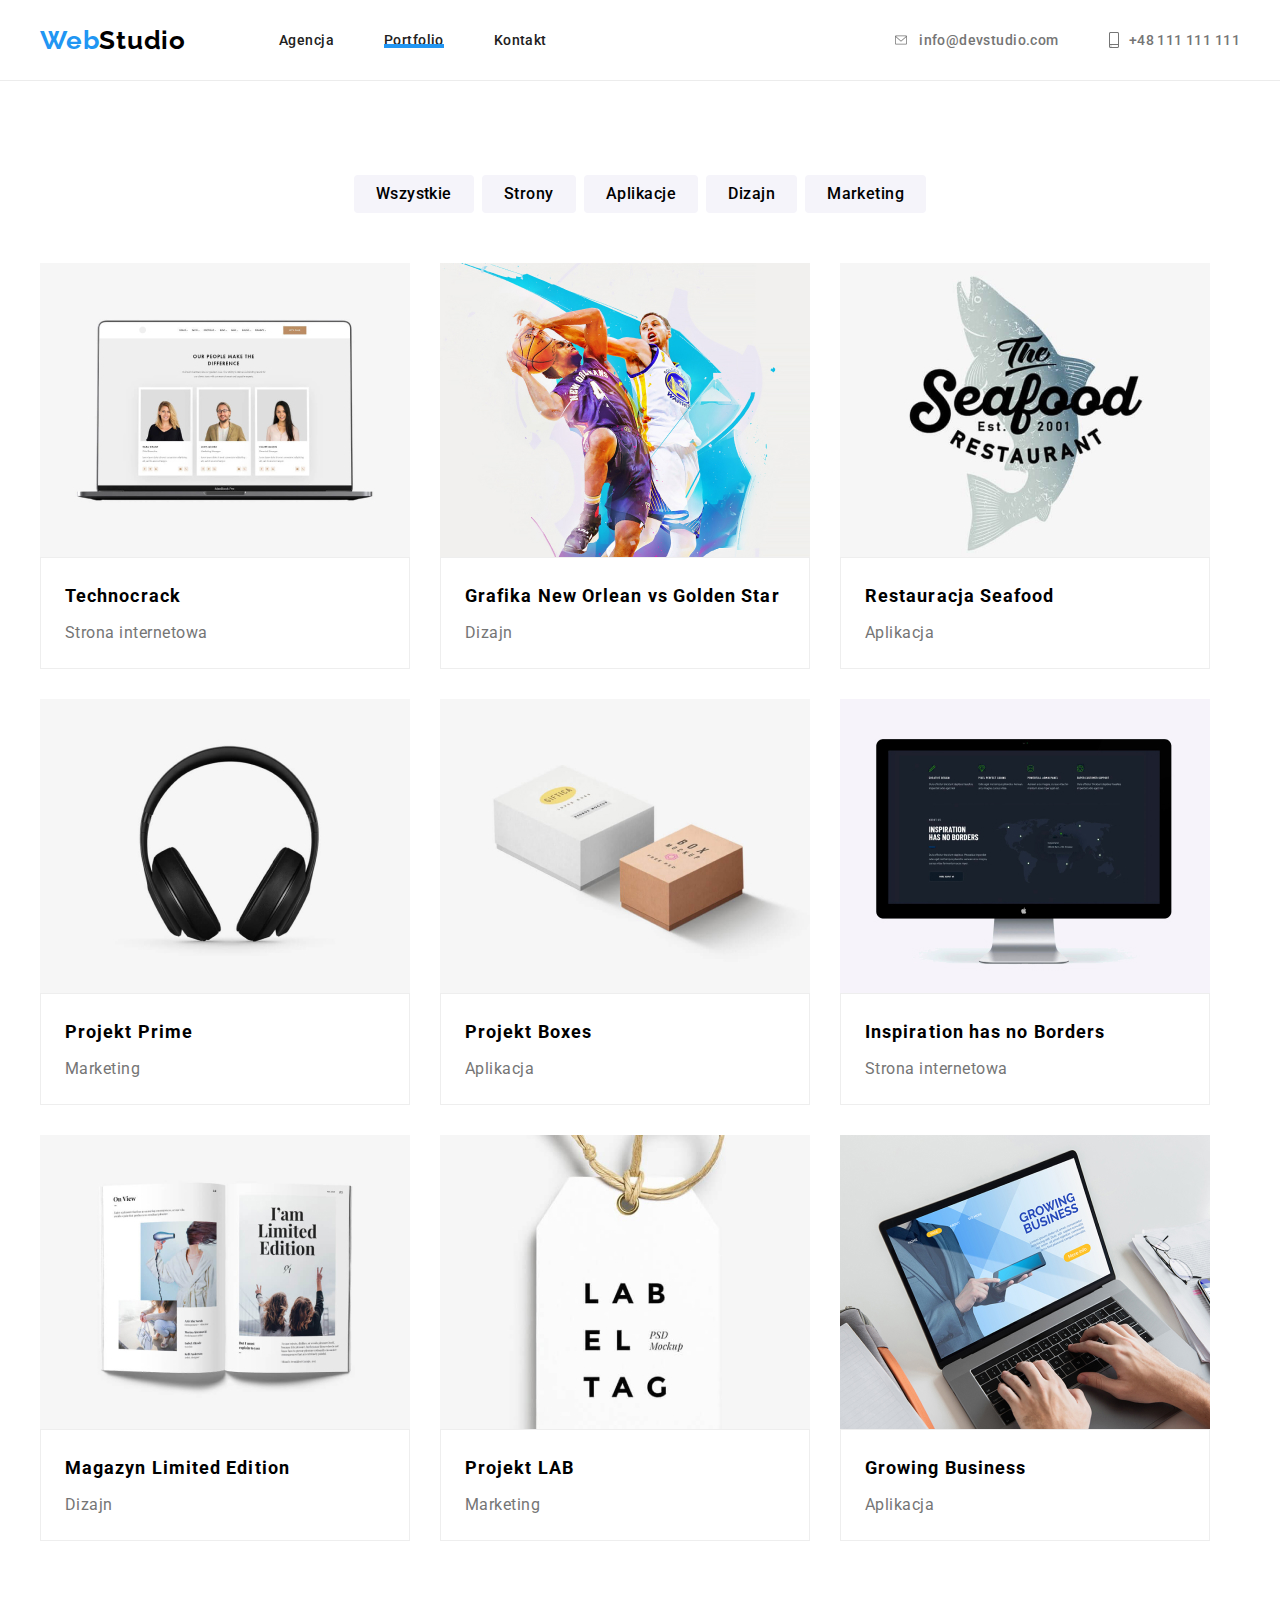
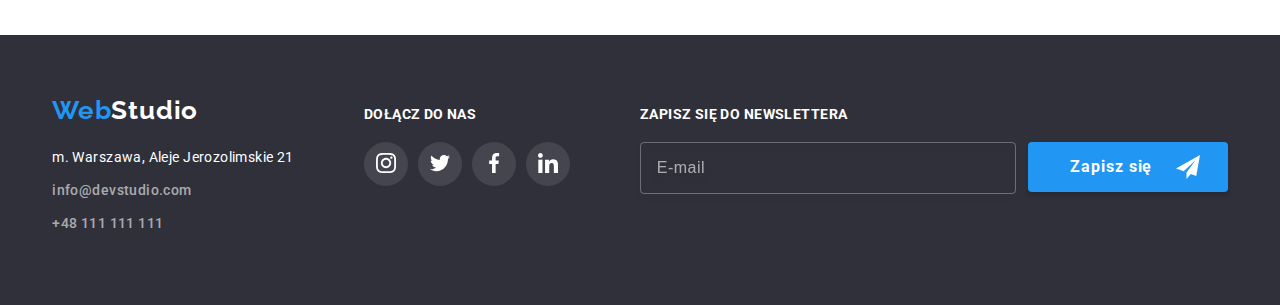
<file: portfolio.html>
<!DOCTYPE html>
<html lang="en">
  <head>
    <meta charset="UTF-8" />
    <meta http-equiv="X-UA-Compatible" content="IE=edge" />
    <meta name="viewport" content="width=device-width, initial-scale=1.0" />
    <title>Portfolio</title>
    <link rel="preconnect" href="https://fonts.googleapis.com" />
    <link rel="preconnect" href="https://fonts.gstatic.com" crossorigin />
    <link
      href="https://fonts.googleapis.com/css2?family=Raleway:wght@700&family=Roboto:wght@400;500;700;900&display=swap"
      rel="stylesheet"
    />
    <link rel="stylesheet" href="https://cdnjs.cloudflare.com/ajax/libs/modern-normalize/1.1.0/modern-normalize.min.css" integrity="sha512-wpPYUAdjBVSE4KJnH1VR1HeZfpl1ub8YT/NKx4PuQ5NmX2tKuGu6U/JRp5y+Y8XG2tV+wKQpNHVUX03MfMFn9Q==" crossorigin="anonymous" referrerpolicy="no-referrer"/>
    <link rel="stylesheet" href="./css/main.min.css" />
  </head>
  <body>
      <header class="navigation">
            <div class="navigation__container">
              <a href="#" class="logo--primary"
                ><span class="logo__web">Web</span><span class="logo__studio">Studio</span></a
              >
              <nav>
                <ul class="menu">
                  <li class="menu__items menu__button"><a class="menu__link menu__link--block" href="./index.html">Agencja</a></li>
                  <li class="menu__items menu__button menu__button--active "><a class="menu__link menu__link--block" href="./portfolio.html">Portfolio</a></li>
                  <li class="menu__items"><a class="menu__link menu__link--block" href="#">Kontakt</a></li></ul>
                  </nav>
                <ul class="contacts">
                  <li class="contacts__item">
                    <a class="contacts__link" href="mailto:info@devstudio.com">
                    <svg class="contacts__icon" width="16" height="12"><use href="./images/icons.svg#icon-envelope"></use></svg>info@devstudio.com</a>
                  </li>
                  <li class="contacts__item">
                    <a class="contacts__link" href="telto:+48111111111"><svg class="contacts__icon" width="10" height="16"><use href="./images/icons.svg#icon-smartphone"></use></svg>+48 111 111 111</a>
                  </li>
                </ul>
            </div>
      </header>
    <main>
    <section class="section">
      <div class="container">
        <ul class="buttons">
          <li><button type="button" class="buttons__list">Wszystkie</button></li>
          <li><button type="button" class="buttons__list">Strony</button></li>
          <li><button type="button" class="buttons__list">Aplikacje</button></li>
          <li><button type="button" class="buttons__list">Dizajn</button></li>
          <li><button type="button" class="buttons__list">Marketing</button></li>
        </ul>
          <ul class="portfolio">
              <li class="portfolio__list">
                <a class="portfolio__link" href="">
                  <div class="overlay">
                    <img
                    src="./images/portfolio-website-technocrack.jpg"
                     alt="Photo of website Technocrack"
                     height="294"
                     />
                    <div class="overlay__box">
                    <p class="overlay__text">Technocrack jest popularną platformą wykorzystywaną do rozpowszechniania koronawirusa. Firmy wykorzystują tę platformę do celów szpiegowskich i ataków na niezabezpieczone serwery konkurencji</p>
                    </div>
                  </div>
                    <div class="portfolio__border">
                      <h2 class="portfolio__text">Technocrack</h2>
                      <p class="portfolio__type">Strona internetowa</p>
                    </div>
                </a>
              </li>
            <li class="portfolio__list">
              <a class="portfolio__link" href="">
                <div class="overlay">
                  <img
                    src="./images/portfolio-design-basketball-match.jpg"
                    alt="Avatar of basketball match"
                    height="294"
                  />
                  <div class="overlay__box">
                    <p class="overlay__text">Technocrack jest popularną platformą wykorzystywaną do rozpowszechniania koronawirusa. Firmy wykorzystują tę platformę do celów szpiegowskich i ataków na niezabezpieczone serwery konkurencji</p>
                    </div>
                    </div>
                    <div class="portfolio__border">
                      <h2 class="portfolio__text">Grafika New Orlean vs Golden Star</h2>
                      <p class="portfolio__type">Dizajn</p>
                    </div>
              </a>
            </li>
            <li class="portfolio__list">
              <a class="portfolio__link" href="">
                <div class="overlay">
                  <img
                    src="./images/portfolio-application-the-seafood-restaurant.jpg"
                    alt="Avatar of The Seafood Restaurant"
                    height="294"
                  />
                   <div class="overlay__box">
                     <p class="overlay__text">Technocrack jest popularną platformą wykorzystywaną do rozpowszechniania koronawirusa. Firmy wykorzystują tę platformę do celów szpiegowskich i ataków na niezabezpieczone serwery konkurencji</p>
                    </div>
                    </div>
                    <div class="portfolio__border">
                      <h2 class="portfolio__text">Restauracja Seafood</h2>
                      <p class="portfolio__type">Aplikacja</p>
                    </div>
              </a>
            </li>
            <li class="portfolio__list">
               <a class="portfolio__link" href="">
                 <div class="overlay">
                  <img
                    src="./images/portfolio-marketing-project-prime.jpg"
                    alt="Avatar of Project Prime"
                    height="294"
                  />
                  <div class="overlay__box">
                    <p class="overlay__text">Technocrack jest popularną platformą wykorzystywaną do rozpowszechniania koronawirusa. Firmy wykorzystują tę platformę do celów szpiegowskich i ataków na niezabezpieczone serwery konkurencji</p>
                    </div>
                    </div>
                    <div class="portfolio__border">
                      <h2 class="portfolio__text">Projekt Prime</h2>
                      <p class="portfolio__type">Marketing</p>
                    </div>
               </a>
            </li>
            <li class="portfolio__list">
              <a class="portfolio__link" href="">
                <div class="overlay">
                  <img
                    src="./images/portfolio-application-boxes.jpg"
                    alt="Avatar of Project Boxes Application "
                    height="294"
                  />
                   <div class="overlay__box">
                    <p class="overlay__text">Technocrack jest popularną platformą wykorzystywaną do rozpowszechniania koronawirusa. Firmy wykorzystują tę platformę do celów szpiegowskich i ataków na niezabezpieczone serwery konkurencji</p>
                    </div>
                    </div>
                    <div class="portfolio__border">
                      <h2 class="portfolio__text">Projekt Boxes</h2>
                      <p class="portfolio__type">Aplikacja</p>
                    </div>
              </a>
            </li>
            <li class="portfolio__list">
              <a class="portfolio__link" href="">
                <div class="overlay">
                  <img
                    src="./images/portfolio-website-inspiration-has-no-borders.jpg"
                    alt="Photo of website World Has No Borders"
                    height="294"
                  />
                  <div class="overlay__box">
                    <p class="overlay__text">Technocrack jest popularną platformą wykorzystywaną do rozpowszechniania koronawirusa. Firmy wykorzystują tę platformę do celów szpiegowskich i ataków na niezabezpieczone serwery konkurencji</p>
                    </div>
                    </div>
                    <div class="portfolio__border">
                      <h2 class="portfolio__text">Inspiration has no Borders</h2>
                      <p class="portfolio__type">Strona internetowa</p>
                    </div>
              </a>
            </li>
            <li class="portfolio__list">
              <a class="portfolio__link" href="">
                <div class="overlay">
                  <img
                    src="./images/portfolio-design-magazine.jpg"
                    alt="Photo of Magazine Limited Edition"
                    height="294"
                  />
                  <div class="overlay__box">
                    <p class="overlay__text">Technocrack jest popularną platformą wykorzystywaną do rozpowszechniania koronawirusa. Firmy wykorzystują tę platformę do celów szpiegowskich i ataków na niezabezpieczone serwery konkurencji</p>
                    </div>
                    </div>
                    <div class="portfolio__border">
                      <h2 class="portfolio__text">Magazyn Limited Edition</h2>
                      <p class="portfolio__type">Dizajn</p>
                    </div>
              </a>
            </li>
            <li class="portfolio__list">
              <a class="portfolio__link" href="">
                <div class="overlay">
                  <img
                    src="./images/portfolio-marketing-project-lab.jpg"
                    alt="Avatar of Project LAB"
                    height="294"
                  />
                  <div class="overlay__box">
                    <p class="overlay__text">Technocrack jest popularną platformą wykorzystywaną do rozpowszechniania koronawirusa. Firmy wykorzystują tę platformę do celów szpiegowskich i ataków na niezabezpieczone serwery konkurencji.</p>
                    </div>
                    </div>
                    <div class="portfolio__border">
                      <h2 class="portfolio__text">Projekt LAB</h2>
                      <p class="portfolio__type">Marketing</p>
                    </div>
              </a>
            </li>
            <li class="portfolio__list">
              <a class="portfolio__link" href="">
                <div class="overlay">
                  <img
                    src="./images/porftolio-application-growing-business.jpg"
                    alt="Avatar of aplication Growing Business "
                    height="294"
                  />
                   <div class="overlay__box">
                    <p class="overlay__text">Technocrack jest popularną platformą wykorzystywaną do rozpowszechniania koronawirusa. Firmy wykorzystują tę platformę do celów szpiegowskich i ataków na niezabezpieczone serwery konkurencji</p>
                    </div>
                    </div>
                    <div class="portfolio__border">
                      <h2 class="portfolio__text">Growing Business</h2>
                      <p class="portfolio__type">Aplikacja</p>
                    </div>
              </a>
            </li>
          </ul>
        </section>
      </div>
    </main>
      <footer class="footer">
        <div class="container footer__container">
          <div>
            <a href="#" class="logo--secondary"
              ><span class="logo__web">Web<span class="logo__studio--color">Studio</span></span></a
            >
            <address class="address">
              <span> m. Warszawa, Aleje Jerozolimskie 21</span></address>
              <ul>
                <li><a href="mailto:info@devstudio.com" class="address__contacts menu__link">info@devstudio.com</a></li>
                <li><a href="telto:+48111111111" class="address__contacts menu__link">+48 111 111 111</a></li>
              </ul>
          </div>
          <div class="socials">
            <p class="socials__text">DOŁĄCZ DO NAS</p>
            <ul class="socials__icons">
              <li class="socials__icon-circle">
                <a href="#"><svg class="socials__icon-circle--active" width="20" height="20"><use href="./images/icons.svg#icon-instagram-2"></use></svg></a>
               </li>
               <li class="socials__icon-circle">
                <a href="#"><svg class="socials__icon-circle--active" width="20" height="20"><use href="./images/icons.svg#icon-twitter-1"></use></svg></a>
              </li>
              <li class="socials__icon-circle">
                <a  href="#"><svg class="socials__icon-circle--active" width="20" height="20"><use href="./images/icons.svg#icon-facebook-1"></use></svg></a>
               </li>
               <li class="socials__icon-circle">
                <a href="#"><svg class="socials__icon-circle--active" width="20" height="20"><use href="./images/icons.svg#icon-linkedin-1"></use></svg></a>
              </li>
            </ul>
          </div>
          <div class="newsletter">
            <p class="newsletter__text">Zapisz się do newslettera</p>
            <div class="newsletter__form">
              <form>
                <label for="newsletter"><input class="newsletter__input" type="text" placeholder="E-mail" name="newsletter"></label>
              </form>
              <button class="newsletter__button" type="submit">Zapisz się<svg class="newsletter__icon" width="24" height="24"><use href="./images/icons.svg#icon-icon-send"></use></svg></button>
            </div>
          </div>
        </div>
      </footer>
  </body>
</html>
</file>
<file: css/main.min.css>
*{margin:0;padding:0}body{font-family:"Roboto",sans-serif;background-color:var(--background-color);color:var(--brand-color);font-size:14px;letter-spacing:.03em}:root{--brand-color: #212121;--selection-color: #2196f3;--background-color: #ffffff;--navigation-contacts-color: #757575;--button-font-color: #ffffff;--background-footer-header-color: #2f303a}ul{list-style-type:none;padding-left:0}img{display:block;max-width:100%;height:auto}:root{--brand-color: #212121;--selection-color: #2196f3;--background-color: #ffffff;--navigation-contacts-color: #757575;--button-font-color: #ffffff;--background-footer-header-color: #2f303a}.backdrop{position:fixed;left:0;top:0;width:100%;height:100%;background-color:rgba(0,0,0,.5);transition-property:opacity,visibility;z-index:1;transition-duration:250ms;transition-timing-function:cubic-bezier(0.4, 0, 0.2, 1)}.is-hidden{visibility:hidden;opacity:0;pointer-events:none}@media screen and (min-width: 480px)and (max-width: 767px){.mobile-menu-list{visibility:visible}}@media screen and (min-width: 768px)and (max-width: 1199px){.mobile-menu-list{visibility:hidden}}@media(max-width: 767px){.menu{display:none}}.menu .link{padding:10px;color:inherit;text-decoration:none}.menu .link:hover,.menu .link:focus{text-decoration:underline}.menu-toggle{min-height:40px;min-width:40px;display:flex;align-items:center;justify-content:center;margin:0;padding:0;background-color:rgba(0,0,0,0);cursor:pointer;border:none;border-radius:50%;outline:none}@media(min-width: 768px){.menu-toggle{display:none}}.menu-toggle:hover,.menu-toggle:focus{background-color:rgba(0,0,0,.1)}.menu-container{position:fixed;top:0;left:0;width:100%;height:100%;padding:32px;background-color:#fff;z-index:999;display:flex;flex-direction:column;transform:translateX(100%);transition:transform 250ms ease-in-out}.menu-container.is-open{transform:translateX(0)}.menu-container .menu-toggle{position:absolute;top:16px;right:16px;color:#fff}.mobile-menu{padding:0;margin:0;list-style:none}.mobile-menu .link{display:block;padding:10px;color:#fff;text-decoration:none}.mobile-menu-list{display:block;text-decoration:none;margin-bottom:auto}.mobile-menu-list:hover,.mobile-menu-list:focus,.mobile-menu-list:active{color:var(--selection-color)}.mobile-menu-list__items{color:var(--brand-color);font-weight:500;font-size:40px;line-height:47px;text-align:center;letter-spacing:.02em;display:flex;align-items:center;transition-property:color;transition-duration:250ms;transition-timing-function:cubic-bezier(0.4, 0, 0.2, 1);margin-bottom:36px}.mobile-menu-list__items--link{text-decoration:none;color:var(--brand-color)}.mobile-menu-list__items--link:hover,.mobile-menu-list__items--link:focus,.mobile-menu-list__items--link:active{color:var(--selection-color)}.mobile-contacts__item--primary{margin-bottom:32px}.mobile-contacts__link--primary-link{text-decoration:none;font-weight:500;font-size:34px;line-height:40px;letter-spacing:.02em}.mobile-contacts__link--secondary-link{font-weight:500;font-size:24px;color:var(--navigation-contacts-color);text-decoration:none}.mobile-menu__social-list{font-weight:500;font-size:18px;color:var(--selection-color);display:flex;margin-top:64px;flex-wrap:wrap;row-gap:10px}.mobile-menu__social-list--primary:not(:last-child){border-right:1px solid rgba(33,33,33,.2);margin-right:10px;padding-right:10px}.mobile-menu__social-list--link{margin-top:64px;text-decoration:none;color:var(--selection-color)}.navigation{border-bottom:1px solid #ececec;display:flex;align-items:center;height:80px}.navigation__container{display:flex;align-items:center;margin:0 auto;width:100%;max-width:1200px;padding:0 15px}.container{width:100%;padding:0 15px;margin:0 auto}@media screen and (min-width: 480px){.container{width:480px}}@media screen and (min-width: 768px){.container{width:768px}}@media screen and (min-width: 1200px){.container{width:1200px}}.section{padding-top:94px;padding-bottom:94px}.section--top{padding-top:0px}.section--background{background-color:#f5f4fa}.section{padding-top:94px;padding-bottom:94px}@media screen and (max-width: 1199px){.section{padding-top:60px;padding-bottom:60px}}.logo--primary{font-family:"Raleway";font-weight:700;font-size:26px;line-height:1.19;text-align:left;vertical-align:top;letter-spacing:.03em;text-decoration:none;margin-right:93px;transition-duration:250ms;transition-timing-function:cubic-bezier(0.4, 0, 0.2, 1)}@media screen and (max-width: 767px){.logo--primary{padding:15px 0}}.logo--secondary{font-family:"Raleway";font-weight:700;font-size:26px;line-height:1.19;text-align:left;vertical-align:top;letter-spacing:.03em;text-decoration:none;transition-duration:250ms;transition-timing-function:cubic-bezier(0.4, 0, 0.2, 1)}.logo__web{color:var(--selection-color);text-decoration:none}.logo__studio{color:#000;text-decoration:none}.logo__studio--color{color:var(--button-font-color);text-decoration:none;gap:20px;padding-bottom:20px}@media screen and (max-width: 767px){.logo--secondary{display:flex;justify-content:center}}@media screen and (max-width: 1199px){.logo--secondary{display:flex;justify-content:center}}@media screen and (min: 480px){.menu__link{display:none}.menu{display:none}}@media screen and (min: 768px){.menu__link{display:none}}@media screen and (min: 1200px){.menu__link{display:none}}.menu{display:flex;gap:50px}.menu__items{color:var(--navigation-contacts-color)}.menu__items:hover::after,.menu__items:focus{fill:var(--background-color);fill:var(--selection-color)}.menu__link{text-decoration:none;color:var(--brand-color);font-weight:500;font-size:14px;transition-property:color;transition-duration:250ms;transition-timing-function:cubic-bezier(0.4, 0, 0.2, 1)}.menu__link:hover,.menu__link:focus,.menu__link:active{color:var(--selection-color)}.menu__link:visited{text-decoration:none}.menu__link--block{padding:32px 0}.menu__button{position:relative}.menu__button--active::after{content:"";position:absolute;width:100%;height:4px;background-color:var(--selection-color);bottom:0px;left:0px}.contacts{display:flex;align-items:center;justify-content:space-between;margin-left:auto;gap:50px;color:var(--navigation-contacts-color)}.contacts__item{font-weight:500;font-size:14px;color:var(--selection-color);transition-property:color;transition-duration:250ms;transition-timing-function:cubic-bezier(0.4, 0, 0.2, 1)}.contacts__item:hover::after,.contacts__item:focus{fill:var(--background-color);fill:var(--selection-color)}.contacts__link{text-decoration:none;color:var(--navigation-contacts-color);font-weight:500;font-size:14px;display:flex;align-items:center;transition-property:color;transition-duration:250ms;transition-timing-function:cubic-bezier(0.4, 0, 0.2, 1)}.contacts__link:hover,.contacts__link:focus,.contacts__link:active{color:var(--selection-color)}.contacts__link:visited{text-decoration:none}.contacts__icon{margin-right:10px;fill:currentColor}.contacts__icon:hover,.contacts__icon:focus{fill:var(--selection-color);fill:var(--background-color)}@media screen and (max-width: 767px){.contacts{display:none}}@media screen and (min-width: 768px)and (max-width: 1199px){.contacts{display:block;flex-wrap:wrap}}@media screen and (min-width: 768px)and (max-width: 1199px){.contacts__item{padding-block:10px;font-size:16px}}@media screen and (max-width: 767px){.nav-menu{display:none}}.header{background-color:var(--background-footer-header-color);color:var(--button-font-color);text-align:center;padding:118px 0;align-items:center;border-bottom:1px solid #ececec;margin:0 auto;max-width:1600px;height:400px;background-image:linear-gradient(rgba(47, 48, 58, 0.4), rgba(47, 48, 58, 0.4)),url(../images/background-header-image.jpg);box-shadow:0px 4px 4px rgba(0,0,0,.25);background-repeat:no-repeat;background-size:cover}.header__font{font-size:44px;font-weight:900;line-height:116%;margin:0 auto;letter-spacing:.06em;margin-bottom:30px}.header__button{min-width:200px;font-family:inherit;color:var(--button-font-color);font-weight:700;font-size:16px;line-height:1.87;letter-spacing:.06em;background-color:var(--selection-color);border-radius:4px;border-style:none;cursor:pointer;padding:10px;transition-property:color;transition-duration:250ms;transition-timing-function:cubic-bezier(0.4, 0, 0.2, 1)}.header__button:active,.header__button:hover{color:#a0c9eb}@media screen and (min-width: 1200px){.header{background-size:768px 400px no-repeat;background-image:linear-gradient(rgba(47, 48, 58, 0.4), rgba(47, 48, 58, 0.4)),url(../images/header-desktop.jpg);background-repeat:center top;height:600px;padding:200px 0}}@media(min-device-pixel-ratio: 2),(min-resolution: 192dpi),(min-resolution: 2dppx){.header{background-image:url(../images/header-desktop2x.jpg)}}@media screen and (min-width: 768px){.header{background-size:768px 400px no-repeat;background-image:linear-gradient(rgba(47, 48, 58, 0.4), rgba(47, 48, 58, 0.4)),url(../images/header-tablet.jpg);background-repeat:center top}}@media(min-device-pixel-ratio: 2),(min-resolution: 192dpi),(min-resolution: 2dppx){.header{background-image:url(../images/header-tablet2x.jpg)}}@media screen and (max-width: 767px){.header{background-size:cover;background-image:linear-gradient(rgba(47, 48, 58, 0.4), rgba(47, 48, 58, 0.4)),url(../images/header-mobile.jpg)}}@media(min-device-pixel-ratio: 2),(min-resolution: 192dpi),(min-resolution: 2dppx){.header{background-image:url(../images/header-mobile2x.jpg)}}@media screen and (max-width: 1199px){.header__font{max-width:365px;font-size:26px;line-height:1.61}}@media screen and (min-width: 1200px){.header__font{width:696px;font-size:44px;line-height:1.61}}.modal{position:absolute;top:50%;left:50%;transform:translate(-50%, -50%);width:528px;height:581px;background-color:#fff;box-shadow:0px 1px 3px rgba(0,0,0,.12),0px 1px 1px rgba(0,0,0,.14),0px 2px 1px rgba(0,0,0,.2);border-radius:4px;z-index:2;padding:40px}.modal__button{cursor:pointer;position:absolute;top:8px;right:8px;width:30px;height:30px;border-radius:50%;border:1px solid rgba(0,0,0,.1);background-color:var(--background-color);display:flex;align-items:center;justify-content:center}.modal__title{font-weight:700;font-size:20px;line-height:1.15;text-align:center;letter-spacing:.03em;color:var(--brand-color);margin-bottom:12px}.modal{position:absolute;top:50%;left:50%;transform:translate(-50%, -50%)}@media screen and (max-width: 1199px){.modal{width:95%;max-width:450px;height:95%;max-height:609px;overflow:scroll}}@media screen and (min-width: 1200px){.modal{width:528px;height:581px}}.fieldset{margin-bottom:10px;position:relative}.fieldset__label{display:block;text-align:left;margin-bottom:4px;font-size:12px;line-height:14px;letter-spacing:.01em;color:var(--navigation-contacts-color)}.fieldset__input-name,.fieldset__input-tel,.fieldset__input-mail{border:0;background-color:rgba(0,0,0,0);padding-left:42px;width:100%;align-items:center;width:100%;height:40px;border:1px solid rgba(33,33,33,.2);border-radius:4px;font-family:inherit;font-size:12px;line-height:14px;letter-spacing:.01em;outline:rgba(0,0,0,0);color:var(--navigation-contacts-color);transition-property:border-color;transition-duration:250ms;transition-timing-function:cubic-bezier(0.4, 0, 0.2, 1)}.fieldset__input-name:focus,.fieldset__input-name:focus,.fieldset__input-name:focus,.fieldset__input-tel:focus,.fieldset__input-tel:focus,.fieldset__input-tel:focus,.fieldset__input-mail:focus,.fieldset__input-mail:focus,.fieldset__input-mail:focus{border-color:var(--selection-color)}.fieldset__checkbox{display:flex;justify-content:center}.fieldset__icon-form{width:18px;height:18px;position:absolute;left:12px;top:50%;transition-property:fill;transition-duration:250ms;transition-timing-function:cubic-bezier(0.4, 0, 0.2, 1)}.fieldset:focus-within .fieldset__icon-form,.fieldset:focus-within .fieldset__icon-form,.fieldset:focus-within .fieldset__icon-form{fill:var(--selection-color)}.check{padding-left:15px;display:block;position:relative}.check__input{position:absolute;clip:rect(0 0 0 0);width:1px;height:1px;margin:-1px}.check__box{position:absolute;top:3px;left:0;width:16px;height:16px;overflow:hidden;border-radius:.05em;box-shadow:0 0 0 .1em #4a90e2}.check__input:checked+.check__box{background-color:#4a90e2;background-image:url(../icon\ check.svg)}.check__input:focus+.check__box{box-shadow:0 0 0 .1em #4a90e2,0 0 0 .2em #7ed321}.check__input:disabled+.check__box{box-shadow:0 0 0 .1em #9b9b9b}.check__input:checked:disabled+.check__box{background-color:#9b9b9b}.checkbox:checked{fill:var(--selection-color)}.check__text{font-family:inherit;line-height:24px;letter-spacing:.03em;color:var(--navigation-contacts-color);margin-left:7px}.check__text--primary{color:#2196f3}.check__text--primary:visited{color:#2196f3}.check__button{min-width:200px;font-family:inherit;color:var(--button-font-color);font-weight:700;font-size:16px;line-height:1.87;letter-spacing:.06em;background-color:var(--selection-color);border-radius:4px;border-style:none;cursor:pointer;padding:10px;transition-property:color;transition-duration:250ms;transition-timing-function:cubic-bezier(0.4, 0, 0.2, 1);margin-top:30px}.check__button:active,.check__button:hover{color:#a0c9eb}.comment{margin-bottom:20px}.comment__label{display:block;text-align:left;margin-bottom:4px;font-size:12px;line-height:14px;letter-spacing:.01em;color:var(--navigation-contacts-color)}.comment__input{font-size:12px;border:0;background-color:rgba(0,0,0,0);font-family:inherit;font-size:12px;line-height:14px;letter-spacing:.01em;color:rgba(117,117,117,.5);padding:15px 16px;resize:none;width:100%;height:120px;border:1px solid rgba(33,33,33,.2);border-radius:4px;outline:rgba(0,0,0,0);transition-property:border-color;transition-duration:250ms;transition-timing-function:cubic-bezier(0.4, 0, 0.2, 1)}.comment__input:focus{border-color:var(--selection-color)}@media screen and (min-width: 480px){.lorem{display:flex;flex-wrap:wrap}}@media screen and (min-width: 768px){.lorem{display:flex;flex-wrap:wrap}}@media screen and (min-width: 1200px){.lorem{display:flex;flex-wrap:nowrap}}@media screen and (min-width: 480px){.lorem__paragraph{display:flex;flex-wrap:wrap;width:450px}}@media screen and (min-width: 768px){.lorem__paragraph{display:flex;flex-wrap:wrap;width:354px}}@media screen and (min-width: 1200px){.lorem__paragraph{display:flex;flex-wrap:wrap;width:270px}}@media screen and (max-width: 767px){.lorem__text{display:flex;justify-content:center}}.lorem{list-style-type:none;justify-content:space-evenly;gap:30px}.lorem__icon{width:100%;height:120px;border:1px solid #afb1b8;border-radius:4px;background-color:#f5f4fa;margin-bottom:30px;display:flex;align-items:center;justify-content:center;transition-property:color;transition-duration:250ms;transition-timing-function:cubic-bezier(0.4, 0, 0.2, 1)}.lorem__area:nth-last-child(1){margin-bottom:30px}@media screen and (max-width: 767px){.lorem__area:nth-last-child(1){margin-bottom:30px}}.lorem__paragraph{color:#757575;font-size:14px;line-height:1.71;text-align:left;vertical-align:top;letter-spacing:.03em}.lorem__text{font-family:inherit;font-weight:700;font-size:14px;line-height:16px;letter-spacing:.03em;text-transform:uppercase;color:#212121;margin-bottom:10px}@media screen and (min-width: 480px){.lorem__icon{width:450px}}@media screen and (min-width: 768px){.lorem__icon{width:354px}}@media screen and (min-width: 1200px){.lorem__icon{width:270px}}@media screen and (max-width: 1199px){.work__text{display:none}}@media screen and (min-width: 1200px){.work__text{display:flex;justify-content:center}}.work__text{text-align:center;margin-bottom:50px;font-family:"Roboto";font-style:normal;font-weight:700;font-size:36px;line-height:42px;letter-spacing:.03em}@media screen and (max-width: 1199px){.services__items{display:none}}@media screen and (min-width: 1200px){.services__items{display:flex}}.services{display:flex;list-style-type:none;justify-content:space-between;align-items:flex-start;gap:30px}.services__items{position:relative}.services__text{position:absolute;width:100%;bottom:0;font-weight:700;line-height:14px;text-transform:uppercase;color:#fff;background-color:rgba(47,48,58,.8);height:70px;display:flex;align-items:center;justify-content:center}.our-team__text{text-align:center;margin-bottom:50px;font-family:"Roboto";font-style:normal;font-weight:700;font-size:36px;line-height:42px;text-align:center;letter-spacing:.03em}@media screen and (min-width: 480px){.our-team__text{font-size:28px}}@media screen and (min-width: 768px){.our-team__text{font-size:28px}}@media screen and (min-width: 480px){.team{display:flex;flex-wrap:wrap}}@media screen and (min-width: 768px){.team{display:flex;flex-wrap:wrap}}@media screen and (min-width: 1200px){.team{display:flex;flex-wrap:nowrap}}.team{gap:30px}.team__items{box-shadow:0px 1px 3px rgba(0,0,0,.12),0px 1px 1px rgba(0,0,0,.14),0px 2px 1px rgba(0,0,0,.2);border-radius:0px 0px 4px 4px;background-color:var(--background-color)}.team__text{font-weight:500;font-size:16px;line-height:1.18;text-align:center;letter-spacing:.03em;margin-bottom:10px;padding-top:30px}.team__position{text-align:center;font-size:16px;line-height:1.18;letter-spacing:.03em;color:#757575;margin-bottom:16px}.team__icon{display:flex;justify-content:center;fill:#afb1b8;gap:10px;transition-property:color;transition-duration:250ms;transition-timing-function:cubic-bezier(0.4, 0, 0.2, 1)}.team__icon-circle{width:44px;height:44px;display:flex;justify-content:center;align-items:center;border-radius:50%;transition-property:fill,background-color;transition-duration:250ms;transition-timing-function:cubic-bezier(0.4, 0, 0.2, 1)}.team__icon-circle:hover,.team__icon-circle:active{background-color:var(--selection-color);fill:#fff}@media screen and (max-width: 767px){.team__icon-list{margin-bottom:24px}}.team__icon-list:hover,.team__icon-list:focus{fill:var(--selection-color);fill:var(--background-color)}@media screen and (min-width: 480px){.team__items{width:450px;height:622px}}@media screen and (min-width: 768px){.team__items{width:354px;height:536px}}@media screen and (min-width: 1200px){.team__items{width:270px;height:428px}}@media screen and (max-width: 767px){.team__items:not(:last-child){margin-bottom:30px}}@media screen and (max-width: 767px){.customers__list{display:flex;flex-wrap:wrap;justify-content:center;flex-direction:column}}@media screen and (min-width: 768px)and (max-width: 1199px){.customers__list{display:flex;flex-wrap:wrap;justify-content:center}}@media screen and (min-width: 1200px){.customers__list{display:flex;flex-wrap:nowrap}}.customers__text{text-align:center;margin-bottom:50px;font-weight:700;font-size:36px;line-height:42px;text-align:center;letter-spacing:.03em}.customers__list{gap:30px;align-items:center}.customers__link{width:170px;height:92px;border:1px solid currentColor;color:#afb1b8;border-radius:4px;display:flex;align-items:center;justify-content:center;transition-property:color;transition-duration:250ms;transition-timing-function:cubic-bezier(0.4, 0, 0.2, 1)}.customers__link:hover,.customers__link:focus{color:var(--selection-color)}.customers__icon{fill:currentColor}.customers__icon:hover,.customers__icon:active{fill:var(--background-color);fill:var(--selection-color)}@media screen and (min-width: 480px){.customers__link{width:210px}}@media screen and (min-width: 768px){.customers__link{width:226px}}@media screen and (min-width: 1200px){.customers__link{width:170px}}@media screen and (max-width: 767px){.footer__container{display:flex;flex-wrap:wrap;justify-content:center}}@media screen and (min-width: 768px){.footer__container{display:flex;flex-wrap:wrap;justify-content:center}}@media screen and (min-width: 1200px){.footer__container{display:flex;flex-wrap:nowrap}}.footer{background-color:var(--background-footer-header-color);padding-top:60px;padding-bottom:60px}.footer__container{gap:70px;align-items:baseline}.address{font-size:14px;line-height:1.71;text-align:left;letter-spacing:.03em;color:var(--button-font-color);font-style:normal;flex-direction:row;padding-bottom:9px;margin-top:20px;text-align:center}.address__contacts{color:rgba(255,255,255,.6);font-size:14px;line-height:1.71;text-align:left;vertical-align:top;letter-spacing:.03em;font-style:normal;text-decoration:none;display:flex;padding-bottom:9px}@media screen and (max-width: 767px){.address,.address__contacts{display:flex;justify-content:center;text-align:center}}@media screen and (min-width: 768px)and (max-width: 1199px){.address,.address__contacts{display:flex;justify-content:center}}@media screen and (max-width: 767px){.socials__text{display:flex;justify-content:center}}@media screen and (min-width: 768px)and (max-width: 1199px){.socials__text{display:flex;justify-content:center}}@media screen and (min-width: 480px){.socials__icons{justify-content:center}}@media screen and (min-width: 768px){.socials__icons{display:flex;flex-wrap:wrap}}@media screen and (min-width: 1200px){.socials__icons{display:flex;flex-wrap:nowrap}}.socials__text{font-family:inherit;font-weight:700;font-size:14px;line-height:16px;letter-spacing:.03em;text-transform:uppercase;color:var(--button-font-color);margin-bottom:20px}.socials__icons{display:flex;fill:#fff;gap:10px}.socials__icon-circle{background:#44454e;width:44px;height:44px;display:flex;justify-content:center;align-items:center;border-radius:50%;transition-property:fill,background-color;transition-duration:250ms;transition-timing-function:cubic-bezier(0.4, 0, 0.2, 1)}.socials__icon-circle:hover,.socials__icon-circle:active{fill:var(--button-font-color);background-color:var(--selection-color)}.newsletter__text{font-family:inherit;font-weight:700;font-size:14px;line-height:16px;letter-spacing:.03em;text-transform:uppercase;color:var(--button-font-color);margin-bottom:20px;display:block}.newsletter__input{width:100%;height:50px;background-color:rgba(0,0,0,0);border:1px solid rgba(255,255,255,.3);filter:drop-shadow(0px 4px 4px rgba(0, 0, 0, 0.15));border-radius:4px;display:flex;padding-left:16px;color:var(--button-font-color)}.newsletter__input::placeholder{font-family:inherit;font-size:16px;line-height:20px;letter-spacing:.03em;color:rgba(255,255,255,.6)}.newsletter__button{width:200px;height:50px;background:#2196f3;box-shadow:0px 4px 4px rgba(0,0,0,.15);border-radius:4px;font-family:inherit;font-weight:700;font-size:16px;line-height:30px;display:flex;align-items:center;letter-spacing:.06em;border:none;color:var(--button-font-color);transition-property:color;transition-duration:250ms;transition-timing-function:cubic-bezier(0.4, 0, 0.2, 1);padding-left:42px;cursor:pointer;margin-left:12px}.newsletter__button:active,.newsletter__button:hover{color:#a0c9eb}.newsletter__icon{fill:var(--background-color);margin-left:24px}.newsletter__icon:hover,.newsletter__icon:active{fill:var(--selection-color);fill:#a0c9eb}@media screen and (max-width: 767px){.newsletter__input{width:320px}}@media screen and (min-width: 768px){.newsletter__input{width:450px}}@media screen and (min-width: 1200px){.newsletter__input{width:358px}}@media screen and (max-width: 767px){.newsletter__form{display:block}}@media screen and (min-width: 768px){.newsletter__form{display:block}}@media screen and (min-width: 1200px){.newsletter__form{display:flex}}@media screen and (max-width: 767px){.newsletter__button{margin-inline:auto;margin-top:20px}}@media screen and (min-width: 768px)and (max-width: 1199px){.newsletter__button{margin-inline:auto;margin-top:20px}}@media screen and (max-width: 1199px){.newsletter__text{display:flex;justify-content:center}}.buttons{justify-content:center;display:flex;gap:8px;margin-bottom:50px;transition-property:color,background-color,box-shadow;transition-duration:250ms;transition-timing-function:cubic-bezier(0.4, 0, 0.2, 1);border:none}.buttons__list{padding:6px 22px;font-family:inherit;background-color:#f5f4fa;border-radius:4px;font-weight:500;font-size:16px;line-height:1.62;text-align:center;letter-spacing:.03em;cursor:pointer;border:none;transition-property:color,background-color,box-shadow;transition-duration:250ms;transition-timing-function:cubic-bezier(0.4, 0, 0.2, 1)}.buttons__list:focus,.buttons__list:hover{color:var(--button-font-color);background-color:var(--selection-color);box-shadow:0px 3px 1px rgba(0,0,0,.1),0px 1px 2px rgba(0,0,0,.08),0px 2px 2px rgba(0,0,0,.12)}.portfolio{display:flex;flex-wrap:wrap;gap:30px}.portfolio__list:hover,.portfolio__list:active{box-shadow:0px 1px 1px rgba(0,0,0,.12),0px 4px 4px rgba(0,0,0,.06),1px 4px 6px rgba(0,0,0,.16);cursor:pointer}.portfolio__link{display:block;text-decoration:none;color:#000}.portfolio__link:hover .overlay__box,.portfolio__link:focus .overlay__box{box-shadow:0px 1px 1px rgba(0,0,0,.12),0px 4px 4px rgba(0,0,0,.06),1px 4px 6px rgba(0,0,0,.16)}.portfolio__link:hover .overlay,.portfolio__link:focus .overlay{transform:translateY(0);transition-duration:250ms;transition-property:box-shadow;transition-timing-function:cubic-bezier(0.4, 0, 0.2, 1)}.portfolio__border{border:1px solid #eee;padding:20px 24px}.portfolio__text{font-weight:700;font-size:18px;line-height:2;letter-spacing:.06em;margin-bottom:4px}.portfolio__type{font-size:16px;line-height:1.88;letter-spacing:.03em;color:#757575}.overlay{position:relative;overflow:hidden;width:370px;height:294px}.overlay__box{position:absolute;top:0;left:0;width:370px;height:294px;background-color:var(--selection-color);transition-property:transform;transform:translateY(100%);transition-duration:250ms;transition-timing-function:cubic-bezier(0.4, 0, 0.2, 1);opacity:.9}.overlay__text{font-family:inherit;font-size:18px;line-height:28px;letter-spacing:.03em;color:#fff;padding-top:49px;padding-left:24px;padding-right:45px;padding-bottom:49px}/*# sourceMappingURL=main.min.css.map */
</file>
